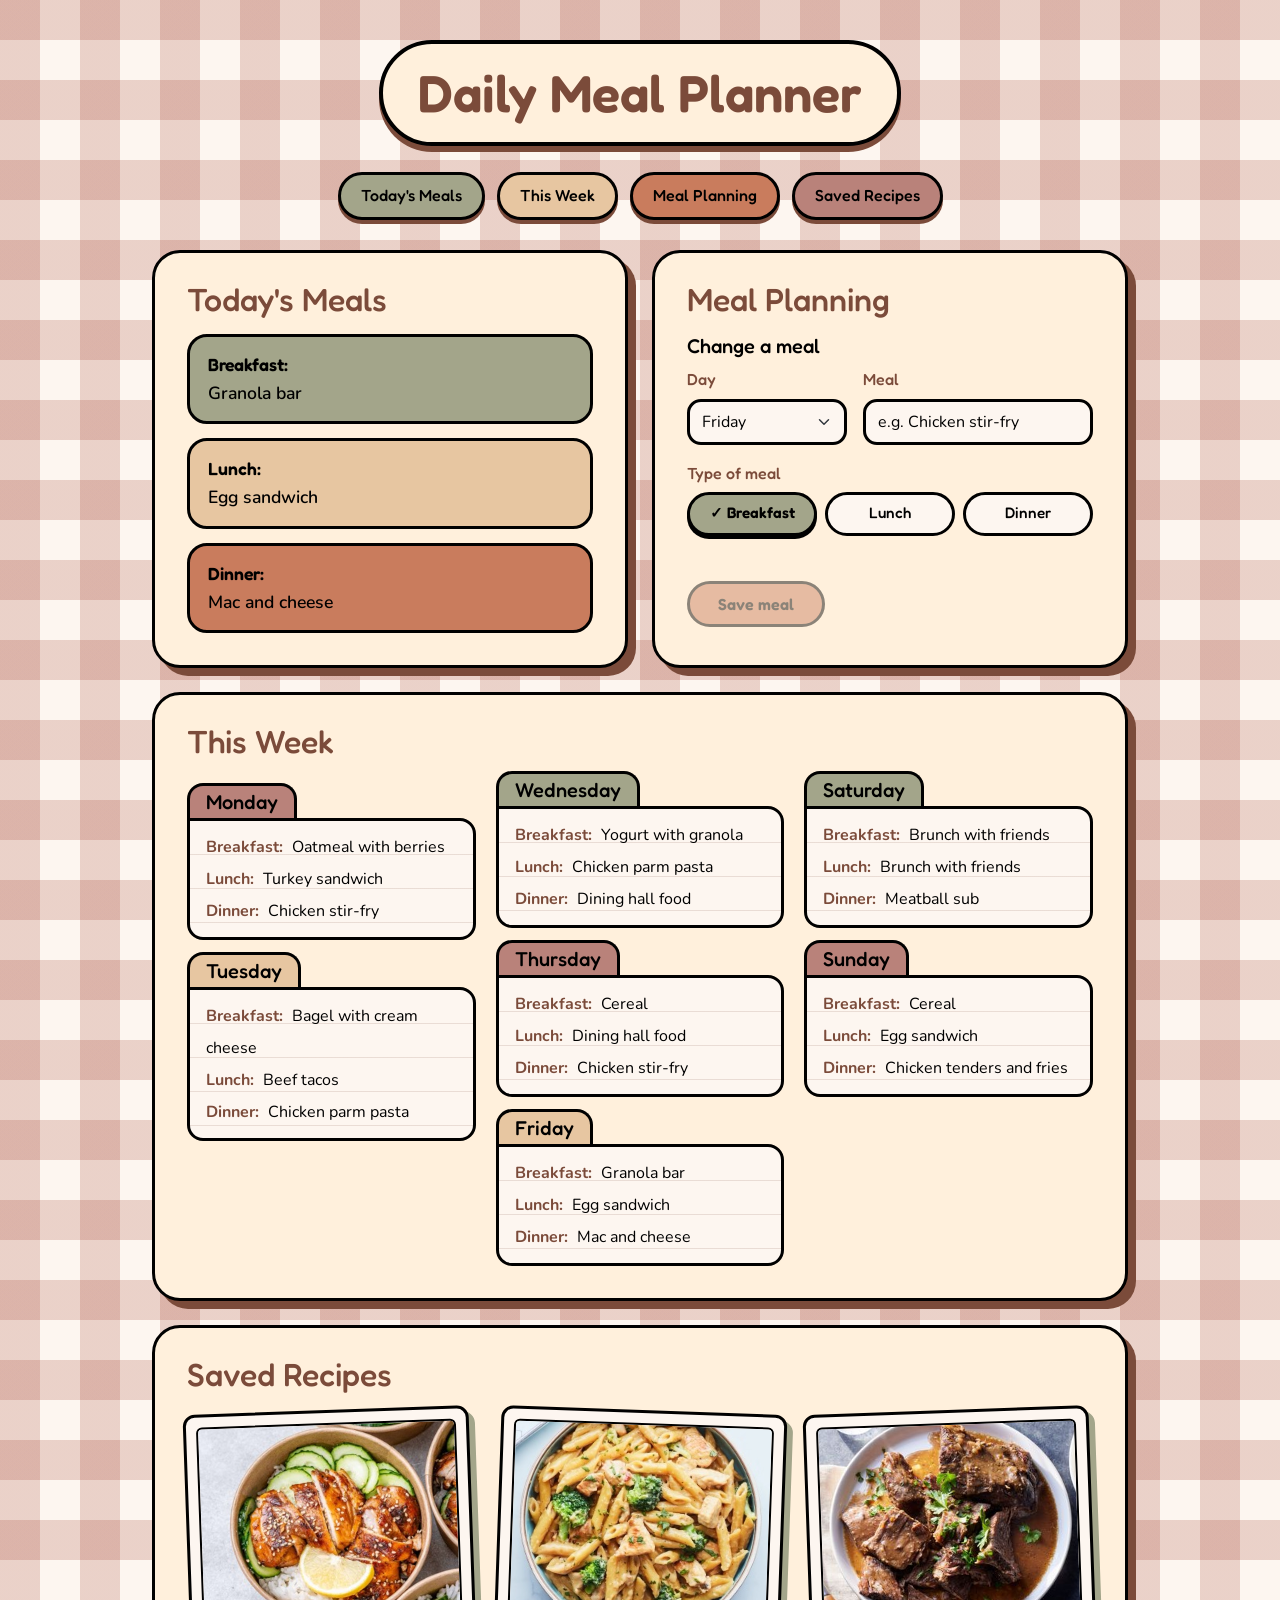
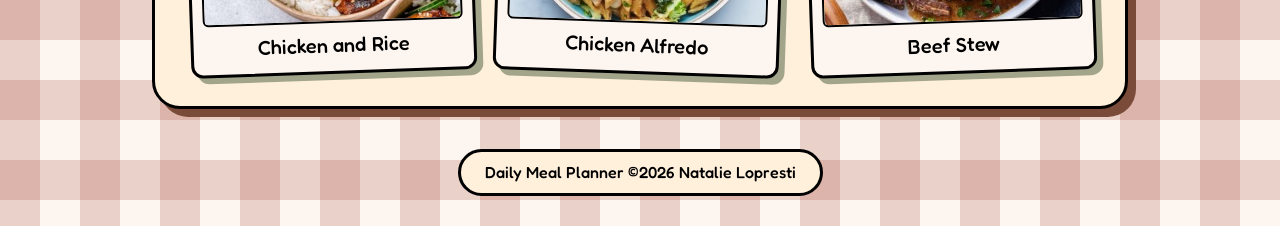
<file: project-4/index.html>
<!doctype html>
<html lang="en">
  <head>
    <meta charset="utf-8">

    <!--
    AI Use Disclosure:
    Tool(s): Claude
    Purpose: Helped provide inspiration for initial layout design in Project 2, and helped with the inverted triangle grid in the saved recipes section, week rotation of colors, and notebook and gingham patterns. For 3rd project, helped build the Bootstrap 5.3.8 container/row/column layout, choose and add the Bootstrap components (nav, list group, form, button, cards), and make small CSS changes so the components match my colors. For Project 4, Claude reviewed my Project 3 code and found bugs (wrong stylesheet path, leftover CSS from the old polaroid grid), helped create a mobile layout with hamburger menu, top nav bar, collapsing full week section, and recipe carousel. It also helped write a new meal planning form.  
    

    Human Role: I edited the AI code I took as inspiration and applied the helping code to my own layout after learning how to do it. I also made the final design decisions on everything. In project 4, I tweaked and rejected multiple initial mobile-friendly designs, and prompted my own designs for it to build. 

    -->

    <meta name="viewport" content="width=device-width, initial-scale=1">
    <meta name="description" content="Daily Meal Planner">
    <meta name="author" content="Natalie Lopresti">
    <title>Daily Meal Planner</title>

    <!-- Google Fonts (moved here from the CSS @import so the fonts start loading sooner) -->
    <link rel="preconnect" href="https://fonts.googleapis.com">
    <link rel="preconnect" href="https://fonts.gstatic.com" crossorigin>
    <link href="https://fonts.googleapis.com/css2?family=Fredoka:wght@500;600;700&amp;family=Nunito:wght@400;600&amp;display=swap" rel="stylesheet">

    <!-- Bootstrap v5.3.8 -->
    <!-- LOAD BOOTSTRAP CSS - DO NOT DELETE -->
    <link href="https://cdn.jsdelivr.net/npm/bootstrap@5.3.8/dist/css/bootstrap.min.css" rel="stylesheet" integrity="sha384-sRIl4kxILFvY47J16cr9ZwB07vP4J8+LH7qKQnuqkuIAvNWLzeN8tE5YBujZqJLB" crossorigin="anonymous">
    <!-- END LOADING BOOTSTRAP CSS -->

    <!-- Custom styles (the file lives in the css folder) -->
    <link href="css/style.css" rel="stylesheet">
  </head>
  <body>

  <!-- Header + navigation.
       Phones: the title shrinks into a sticky top bar with a hamburger menu.
       Tablet/desktop (md and up): big pill title with the nav pills underneath. -->
  <header class="site-header">
    <nav class="navbar navbar-expand-md" aria-label="Main navigation">
      <div class="container-fluid flex-md-column">
        <h1 class="navbar-brand"><a href="#Today">Daily Meal Planner</a></h1>

        <button class="navbar-toggler" type="button" data-bs-toggle="collapse" data-bs-target="#mainNav" aria-controls="mainNav" aria-expanded="false" aria-label="Open menu">
          <span class="navbar-toggler-icon"></span>
        </button>

        <!-- Component 1: nav (now a responsive navbar) -->
        <div class="collapse navbar-collapse justify-content-center" id="mainNav">
          <ul class="navbar-nav">
            <li class="nav-item"><a class="nav-link" href="#Today">Today's Meals</a></li>
            <li class="nav-item"><a class="nav-link" href="#Week">This Week</a></li>
            <li class="nav-item"><a class="nav-link" href="#Meal-planning">Meal Planning</a></li>
            <li class="nav-item"><a class="nav-link" href="#Recipes">Saved Recipes</a></li>
          </ul>
        </div>
      </div>
    </nav>
  </header>

  <main class="container">

    <!-- One row, reordered by screen size:
         Phones:  Today -> This Week -> Meal Planning -> Recipes (what you check most comes first)
         Desktop: Today + Meal Planning side by side, then This Week, then Recipes -->
    <div class="row g-4">

      <div class="col-12 col-lg-6 order-1">
        <section id="Today" class="h-100">
          <h2>Today's Meals</h2>
          <!-- JS swaps in today's meals from This Week -->
          <!-- Component 2: list group -->
          <ul class="list-group">
            <li class="list-group-item" data-meal="Breakfast"><strong>Breakfast:</strong> <span class="meal-name">Oatmeal with berries</span></li>
            <li class="list-group-item" data-meal="Lunch"><strong>Lunch:</strong> <span class="meal-name">Turkey sandwich</span></li>
            <li class="list-group-item" data-meal="Dinner"><strong>Dinner:</strong> <span class="meal-name">Chicken stir-fry</span></li>
          </ul>
        </section>
      </div>

      <div class="col-12 col-lg-6 order-3 order-lg-2">
        <section id="Meal-planning" class="h-100">
          <h2>Meal Planning</h2>

          <!-- Component 3: form (labels + form-select + form-control + btn-check toggles)
               Component 4: button
               Pick a day and meal, type what you'll eat, and it updates This Week
               (and Today's Meals, if you picked today). -->
          <h3>Change a meal</h3>
          <form id="planForm" class="plan-form" novalidate>
            <div class="row g-3">
              <div class="col-12 col-sm-5 col-lg-12 col-xl-5">
                <label for="planDay" class="form-label">Day</label>
                <select id="planDay" class="form-select" name="day">
                  <option>Monday</option>
                  <option>Tuesday</option>
                  <option>Wednesday</option>
                  <option>Thursday</option>
                  <option>Friday</option>
                  <option>Saturday</option>
                  <option>Sunday</option>
                </select>
              </div>
              <div class="col-12 col-sm-7 col-lg-12 col-xl-7">
                <label for="planMeal" class="form-label">Meal</label>
                <input id="planMeal" class="form-control" type="text" name="meal" placeholder="e.g. Chicken stir-fry" autocomplete="off">
              </div>
              <div class="col-12">
                <fieldset>
                  <legend class="form-label">Type of meal</legend>
                  <!-- Radio buttons styled as tappable pills (Bootstrap btn-check) -->
                  <div class="meal-types">
                    <input type="radio" class="btn-check" name="planType" id="typeBreakfast" value="Breakfast" checked>
                    <label class="btn btn-type type-breakfast" for="typeBreakfast">Breakfast</label>

                    <input type="radio" class="btn-check" name="planType" id="typeLunch" value="Lunch">
                    <label class="btn btn-type type-lunch" for="typeLunch">Lunch</label>

                    <input type="radio" class="btn-check" name="planType" id="typeDinner" value="Dinner">
                    <label class="btn btn-type type-dinner" for="typeDinner">Dinner</label>
                  </div>
                </fieldset>
              </div>
            </div>

            <!-- Messages for errors and confirmations (read out by screen readers) -->
            <p id="planStatus" class="plan-status" aria-live="polite"></p>

            <!-- Full-width button on phones (easy thumb target), normal size from md up -->
            <div class="d-grid d-md-block">
              <button id="saveMeal" type="submit" class="btn btn-primary is-empty" aria-disabled="true">Save meal</button>
            </div>
          </form>
        </section>
      </div>

      <div class="col-12 order-2 order-lg-3">
        <section id="Week">
          <div class="week-heading">
            <h2>This Week</h2>
            <!-- Only shown below lg: the full week starts collapsed on smaller screens -->
            <button id="weekToggle" class="btn btn-soft d-lg-none" type="button" data-bs-toggle="collapse" data-bs-target="#weekDays" aria-expanded="false" aria-controls="weekDays">Show full week</button>
          </div>

          <!-- collapse = hidden on phones/tablets until tapped; d-lg-block = always shown on desktop -->
          <div class="collapse d-lg-block week-days" id="weekDays">

            <h3>Monday</h3>
            <ul data-day="Monday">
              <li data-meal="Breakfast"><strong>Breakfast:</strong> <span class="meal-name">Oatmeal with berries</span></li>
              <li data-meal="Lunch"><strong>Lunch:</strong> <span class="meal-name">Turkey sandwich</span></li>
              <li data-meal="Dinner"><strong>Dinner:</strong> <span class="meal-name">Chicken stir-fry</span></li>
            </ul>

            <h3>Tuesday</h3>
            <ul data-day="Tuesday">
              <li data-meal="Breakfast"><strong>Breakfast:</strong> <span class="meal-name">Bagel with cream cheese</span></li>
              <li data-meal="Lunch"><strong>Lunch:</strong> <span class="meal-name">Beef tacos</span></li>
              <li data-meal="Dinner"><strong>Dinner:</strong> <span class="meal-name">Chicken parm pasta</span></li>
            </ul>

            <h3>Wednesday</h3>
            <ul data-day="Wednesday">
              <li data-meal="Breakfast"><strong>Breakfast:</strong> <span class="meal-name">Yogurt with granola</span></li>
              <li data-meal="Lunch"><strong>Lunch:</strong> <span class="meal-name">Chicken parm pasta</span></li>
              <li data-meal="Dinner"><strong>Dinner:</strong> <span class="meal-name">Dining hall food</span></li>
            </ul>

            <h3>Thursday</h3>
            <ul data-day="Thursday">
              <li data-meal="Breakfast"><strong>Breakfast:</strong> <span class="meal-name">Cereal</span></li>
              <li data-meal="Lunch"><strong>Lunch:</strong> <span class="meal-name">Dining hall food</span></li>
              <li data-meal="Dinner"><strong>Dinner:</strong> <span class="meal-name">Chicken stir-fry</span></li>
            </ul>

            <h3>Friday</h3>
            <ul data-day="Friday">
              <li data-meal="Breakfast"><strong>Breakfast:</strong> <span class="meal-name">Granola bar</span></li>
              <li data-meal="Lunch"><strong>Lunch:</strong> <span class="meal-name">Egg sandwich</span></li>
              <li data-meal="Dinner"><strong>Dinner:</strong> <span class="meal-name">Mac and cheese</span></li>
            </ul>

            <h3>Saturday</h3>
            <ul data-day="Saturday">
              <li data-meal="Breakfast"><strong>Breakfast:</strong> <span class="meal-name">Brunch with friends</span></li>
              <li data-meal="Lunch"><strong>Lunch:</strong> <span class="meal-name">Brunch with friends</span></li>
              <li data-meal="Dinner"><strong>Dinner:</strong> <span class="meal-name">Meatball sub</span></li>
            </ul>

            <h3>Sunday</h3>
            <ul data-day="Sunday">
              <li data-meal="Breakfast"><strong>Breakfast:</strong> <span class="meal-name">Cereal</span></li>
              <li data-meal="Lunch"><strong>Lunch:</strong> <span class="meal-name">Egg sandwich</span></li>
              <li data-meal="Dinner"><strong>Dinner:</strong> <span class="meal-name">Chicken tenders and fries</span></li>
            </ul>

          </div>
        </section>
      </div>

      <div class="col-12 order-4">
        <section id="Recipes">
          <h2>Saved Recipes</h2>
          <!-- Only on phones, where the recipes scroll sideways -->
          <p class="recipe-hint d-sm-none">Swipe to see more recipes</p>

          <!-- Component 5: cards.
               Phones: one swipeable row. Tablet: 2 per row. Desktop: 3 per row. -->
          <div class="row g-4 justify-content-center recipe-row">
            <div class="col-10 col-sm-6 col-lg-4">
              <div class="card h-100">
                <img src="images/Chickenrice.jpeg" class="card-img-top" alt="Chicken and rice with lemon, cucumber, and sesame seeds sprinkled on top">
                <div class="card-body">
                  <h3 class="card-title">Chicken and Rice</h3>
                </div>
              </div>
            </div>
            <div class="col-10 col-sm-6 col-lg-4">
              <div class="card h-100">
                <img src="images/chickenalfredo.jpeg" class="card-img-top" alt="Creamy yellow chicken alfredo with broccoli">
                <div class="card-body">
                  <h3 class="card-title">Chicken Alfredo</h3>
                </div>
              </div>
            </div>
            <div class="col-10 col-sm-6 col-lg-4">
              <div class="card h-100">
                <img src="images/beefstew.jpg" class="card-img-top" alt="Beef in a brown broth with yellow sauce and what looks like basil on top">
                <div class="card-body">
                  <h3 class="card-title">Beef Stew</h3>
                </div>
              </div>
            </div>
          </div>

        </section>
      </div>

    </div>
  </main>

  <footer>
    <p>Daily Meal Planner &copy;2026 Natalie Lopresti</p>
  </footer>

<!-- LOAD BOOTSTRAP JAVASCRIPT - DO NOT DELETE -->
<script src="https://cdn.jsdelivr.net/npm/bootstrap@5.3.8/dist/js/bootstrap.bundle.min.js" integrity="sha384-FKyoEForCGlyvwx9Hj09JcYn3nv7wiPVlz7YYwJrWVcXK/BmnVDxM+D2scQbITxI" crossorigin="anonymous"></script>
<!-- END LOADING BOOTSTRAP JAVASCRIPT -->

<script>
  // 1) On phones, close the hamburger menu after a link is tapped,
  //    THEN scroll, so the page doesn't jump while the menu is shrinking.
  const menu = document.getElementById("mainNav");
  document.querySelectorAll("#mainNav .nav-link").forEach(function (link) {
    link.addEventListener("click", function (event) {
      if (!menu.classList.contains("show")) {
        return; // desktop, or menu already closed: normal link behavior
      }
      event.preventDefault();
      const target = document.querySelector(link.getAttribute("href"));
      menu.addEventListener("hidden.bs.collapse", function () {
        target.scrollIntoView();
      }, { once: true });
      bootstrap.Collapse.getOrCreateInstance(menu).hide();
    });
  });

  // 2) Keep the "Show full week" button text in sync with what it does.
  const weekDays = document.getElementById("weekDays");
  const weekToggle = document.getElementById("weekToggle");
  weekDays.addEventListener("shown.bs.collapse", function () {
    weekToggle.textContent = "Hide full week";
  });
  weekDays.addEventListener("hidden.bs.collapse", function () {
    weekToggle.textContent = "Show full week";
  });

  // 3) Meal planning: change a meal in This Week, and Today's Meals shows today's day.
  //    Changes are saved in the browser (localStorage) so they're still there after a refresh.
  const DAYS = ["Monday", "Tuesday", "Wednesday", "Thursday", "Friday", "Saturday", "Sunday"];
  const TYPES = ["Breakfast", "Lunch", "Dinner"];
  const todayName = DAYS[(new Date().getDay() + 6) % 7]; // getDay() counts Sunday as 0

  const planForm = document.getElementById("planForm");
  const planDay = document.getElementById("planDay");
  const planMeal = document.getElementById("planMeal");
  const planStatus = document.getElementById("planStatus");
  const saveMeal = document.getElementById("saveMeal");

  // Hides the "Type a meal name first." message
  let errorTimer;
  function clearError() {
    clearTimeout(errorTimer);
    if (planStatus.classList.contains("is-error")) {
      planStatus.textContent = "";
      planStatus.classList.remove("is-error");
    }
  }

  // Saved changes look like { "Monday": { "Dinner": "Tacos" } }
  let changes = loadChanges();

  function loadChanges() {
    try {
      const saved = localStorage.getItem("mealChanges");
      return saved ? JSON.parse(saved) : {};
    } catch (error) {
      return {}; // storage blocked or broken: just use the meals in the HTML
    }
  }

  function saveChanges() {
    try {
      localStorage.setItem("mealChanges", JSON.stringify(changes));
    } catch (error) {
      // storage blocked: the change still shows until the page is closed
    }
  }

  // Finds one meal in This Week, e.g. Monday + Dinner
  function weekMeal(day, type) {
    return document.querySelector('.week-days ul[data-day="' + day + '"] li[data-meal="' + type + '"]');
  }

  // Put every saved change into This Week
  function applyChanges() {
    Object.keys(changes).forEach(function (day) {
      Object.keys(changes[day]).forEach(function (type) {
        const meal = weekMeal(day, type);
        if (meal) {
          meal.querySelector(".meal-name").textContent = changes[day][type];
        }
      });
    });
  }

  // Copy today's meals from This Week into Today's Meals
  function showToday() {
    TYPES.forEach(function (type) {
      const todayMeal = document.querySelector('#Today li[data-meal="' + type + '"] .meal-name');
      todayMeal.textContent = weekMeal(todayName, type).querySelector(".meal-name").textContent;
    });
  }

  // Briefly highlight what changed, so you can see it worked
  function flash(element) {
    element.classList.remove("just-changed");
    void element.offsetWidth; // restarts the highlight if you save twice in a row
    element.classList.add("just-changed");
  }

  planDay.value = todayName; // start on today's day

  planForm.addEventListener("submit", function (event) {
    event.preventDefault();
    const name = planMeal.value.trim();
    if (name === "") {
      planStatus.textContent = "Type a meal name first.";
      planStatus.classList.add("is-error");
      planMeal.focus();
      // only show the message for 2.5 seconds
      clearTimeout(errorTimer);
      errorTimer = setTimeout(clearError, 2500);
      return;
    }

    const day = planDay.value;
    const type = planForm.elements.planType.value;
    changes[day] = changes[day] || {};
    changes[day][type] = name;
    saveChanges();
    applyChanges();
    showToday();

    flash(weekMeal(day, type));
    if (day === todayName) {
      flash(document.querySelector('#Today li[data-meal="' + type + '"]'));
    }

    planStatus.classList.remove("is-error");
    planStatus.textContent = day + " " + type.toLowerCase() + " is now " + name + ".";
    planMeal.value = "";
    updateSaveButton();
  });

  // Save meal looks see-through until a meal name is typed.
  // It can still be tapped, so it can explain what's missing.
  function updateSaveButton() {
    const empty = planMeal.value.trim() === "";
    saveMeal.classList.toggle("is-empty", empty);
    saveMeal.setAttribute("aria-disabled", empty ? "true" : "false");

    // once you start typing, the "Type a meal name first." message goes away
    if (!empty) {
      clearError();
    }
  }

  planMeal.addEventListener("input", updateSaveButton);

  applyChanges();
  showToday();
  updateSaveButton();
</script>

  </body>
</html>
</file>
<file: project-4/css/style.css>
/* =========================================================
   Daily Meal Planner - custom styles
   Written mobile-first: the base styles are for phones,
   and the media queries at each breakpoint add the
   tablet/desktop version on top.
   Breakpoints match Bootstrap: sm 576px, md 768px, lg 992px
   ========================================================= */

/* Color palette in one place so every section matches.
   Every color on the page comes from this list - no one-off colors elsewhere. */
:root {
  --ink: #000000;        /* text, outlines */
  --brown: #7b4b3a;      /* headings, labels, shadows */
  --cream: #fff0dc;      /* section boxes */
  --paper: #fdf6f0;      /* the "white": page, inputs, notebook paper, polaroids */
  --sage: #a3a58a;       /* breakfast */
  --tan: #e7c6a1;        /* lunch */
  --clay: #c97c5d;       /* dinner, main button */
  --rose: #b9827a;

  /* darker versions for hover / pressed buttons */
  --clay-dark: #b86d50;
  --clay-darker: #a85f45;
  --tan-dark: #dbb68c;
  --tan-darker: #cfa778;

  /* see-through mixes of the colors above */
  --focus: rgba(201, 124, 93, 0.45);       /* clay */
  --line: rgba(123, 75, 58, 0.15);         /* brown notebook lines */
  --gingham: rgba(162, 62, 44, 0.2);       /* tablecloth checks */

  --error: #8a1c1c;      /* only for the "Type a meal name first." message */

  /* make Bootstrap's own defaults use the palette too
     (otherwise cards and form text use Bootstrap's dark grey and pure white) */
  --bs-body-color: var(--ink);
  --bs-body-bg: var(--paper);
  --bs-emphasis-color: var(--ink);
  --bs-heading-color: inherit;
  --bs-border-color: var(--ink);
}

* {
  box-sizing: border-box;
}

html {
  scroll-behavior: smooth;
}

/* for whole page */
body {
  margin: 0;
  font-family: "Nunito", sans-serif;
  font-size: 17px;
  line-height: 1.6;
  color: var(--ink);

  /* Gingham tablecloth: two see-through stripes crossing each other.
     Where they overlap, the color looks darker = checkered pattern.
     Smaller checks on phones so the pattern doesn't look blown up. */
  background-color: var(--paper);
  background-image:
    linear-gradient(90deg, var(--gingham) 50%, transparent 50%),
    linear-gradient(var(--gingham) 50%, transparent 50%);
  background-size: 48px 48px;
}

/* Clear keyboard focus everywhere (also helps in bright light) */
a:focus-visible,
button:focus-visible {
  outline: 3px solid var(--ink);
  outline-offset: 3px;
}


/* ---------- Header / navbar (phone first) ---------- */

/* On phones the header is a sticky app bar so the menu is always one tap away */
.site-header {
  position: sticky;
  top: 0;
  z-index: 1030;
  background-color: var(--cream);
  border-bottom: 3px solid var(--ink);
  box-shadow: 0 4px 0 var(--brown);
}

.site-header .navbar {
  padding: 8px 4px;
}

/* the h1 is also the Bootstrap navbar-brand */
h1.navbar-brand {
  margin: 0;
  padding: 2px 16px;
  font-family: "Fredoka", sans-serif;
  font-weight: 600;
  font-size: 1.3rem;
  line-height: 1.5;
  color: var(--brown);
  background-color: var(--paper);
  border: 3px solid var(--ink);
  border-radius: 999px;
  box-shadow: 0 3px 0 var(--brown);
  white-space: normal;
}

h1.navbar-brand:hover,
h1.navbar-brand:focus {
  color: var(--brown);               /* stop Bootstrap's brand hover color */
}

h1.navbar-brand a {
  color: inherit;
  text-decoration: none;
}

/* Phones only: center the title in the top bar.
   A 3-column grid (equal space | title | equal space) keeps the title truly
   centered, with the hamburger sitting in the right-hand column. */
@media (max-width: 767.98px) {
  .site-header .container-fluid {
    display: grid;
    grid-template-columns: minmax(0, 1fr) auto minmax(0, 1fr);
    align-items: center;
    column-gap: 8px;
  }

  /* title pill and hamburger pill are the same height so they line up */
  .site-header h1.navbar-brand {
    grid-column: 2;
    display: flex;
    align-items: center;
    justify-content: center;
    height: 46px;
    padding-top: 0;
    padding-bottom: 0;
    text-align: center;
  }

  .site-header .navbar-toggler {
    grid-column: 3;
    justify-self: end;
    display: flex;
    align-items: center;
    height: 46px;
    padding: 0 14px;
  }

  .site-header .navbar-collapse {
    grid-column: 1 / -1;            /* open menu spans the full width */
  }
}

/* very small phones: shrink the title and hamburger a bit so the title
   stays on one line and still sits in the exact middle */
@media (max-width: 359.98px) {
  .site-header h1.navbar-brand {
    height: 40px;
    padding: 0 12px;
    font-size: 1rem;
  }

  .site-header .navbar-toggler {
    height: 40px;
    padding: 0 10px;
    font-size: 1rem;
  }
}

/* hamburger button styled like the other pills */
.site-header .navbar-toggler {
  padding: 6px 12px;
  background-color: var(--clay);
  border: 3px solid var(--ink);
  border-radius: 999px;
  box-shadow: 0 3px 0 var(--brown);
}

.site-header .navbar-toggler:focus {
  box-shadow: 0 0 0 4px var(--focus);
}

/* black hamburger lines (Bootstrap's default icon is a dark grey) */
.site-header .navbar {
  --bs-navbar-toggler-icon-bg: url("data:image/svg+xml,%3csvg xmlns='http://www.w3.org/2000/svg' viewBox='0 0 30 30'%3e%3cpath stroke='%23000000' stroke-linecap='round' stroke-miterlimit='10' stroke-width='2.5' d='M4 7h22M4 15h22M4 23h22'/%3e%3c/svg%3e");
}

/* phone menu: big, stacked, full-width pills (easy to tap) */
.site-header .navbar-nav {
  gap: 10px;
  padding: 16px 0 8px;
}

.site-header .navbar-nav .nav-link {
  display: block;
  padding: 10px 20px;
  font-family: "Fredoka", sans-serif;
  font-weight: 500;
  font-size: 1.05rem;
  text-align: center;
  color: var(--ink);
  border: 3px solid var(--ink);
  border-radius: 999px;
  box-shadow: 0 4px 0 var(--brown);
  transition: transform 0.15s, box-shadow 0.15s;
}

.site-header .nav-item:nth-child(1) .nav-link { background-color: var(--sage); }
.site-header .nav-item:nth-child(2) .nav-link { background-color: var(--tan); }
.site-header .nav-item:nth-child(3) .nav-link { background-color: var(--clay); }
.site-header .nav-item:nth-child(4) .nav-link { background-color: var(--rose); }

/* press effect works on touch screens too */
.site-header .navbar-nav .nav-link:active {
  color: var(--ink);
  transform: translateY(3px);
  box-shadow: 0 1px 0 var(--ink);
}

/* lift effect only on devices that can actually hover (mouse/trackpad) */
@media (hover: hover) {
  .site-header .navbar-nav .nav-link:hover {
    color: var(--ink);
    transform: translateY(-3px);
    box-shadow: 0 7px 0 var(--ink);
  }
}


/* ---------- Main layout ---------- */

main.container {
  max-width: 1000px;
  margin-top: 24px;
  padding-bottom: 30px;
}

/* every section is a cream "card" */
section {
  background-color: var(--cream);
  border: 3px solid var(--ink);
  border-radius: 22px;
  padding: 20px 18px 24px;
  box-shadow: 5px 5px 0 var(--brown);
  scroll-margin-top: 90px;            /* room for the sticky phone header */
}

/* headings */
h2 {
  font-family: "Fredoka", sans-serif;
  font-size: 1.75rem;
  margin: 0 0 15px;
  color: var(--brown);
}

h3 {
  font-family: "Fredoka", sans-serif;
  font-weight: 500;
  font-size: 1.25rem;
  margin: 20px 0 8px;
  color: var(--ink);
}

strong {
  color: var(--brown);
  margin-right: 5px;
}


/* ---------- Today's meals (the most important thing on a phone) ---------- */

#Today ul {
  list-style: none;
  padding: 0;
  margin: 0;
  display: grid;
  grid-template-columns: repeat(auto-fit, minmax(200px, 1fr));
  gap: 14px;
}

#Today li {
  padding: 14px 18px;
  border: 3px solid var(--ink);
  border-radius: 20px;
  font-weight: 600;
  color: var(--ink);
  font-size: 1.1rem;                  /* a little bigger so it can be read at a glance */
}

#Today li:nth-child(1) { background-color: var(--sage); }
#Today li:nth-child(2) { background-color: var(--tan); }
#Today li:nth-child(3) { background-color: var(--clay); }

#Today li strong {
  display: block;
  font-family: "Fredoka", sans-serif;
  font-size: 1.1rem;
  font-weight: 600;
  color: var(--ink);
}


/* ---------- This week ---------- */

/* heading + "Show full week" button share a line on phones */
.week-heading {
  display: flex;
  flex-wrap: wrap;
  align-items: center;
  justify-content: space-between;
  gap: 10px;
}

.week-heading h2 {
  margin-bottom: 0;
}

/* 1 column on phones, 2 on tablets, 3 on desktop (columns pick the count by width) */
.week-days {
  columns: 3 230px;
  column-gap: 20px;
  padding-top: 6px;
}

/* folder tabs */
.week-days h3 {
  display: block;
  width: fit-content;
  margin: 12px 0 0;
  padding: 4px 16px;
  background-color: var(--rose);
  border: 3px solid var(--ink);
  border-bottom: none;
  border-radius: 16px 16px 0 0;
  break-after: avoid;
}

/* rotates the tab colors */
.week-days h3:nth-of-type(3n + 2) { background-color: var(--tan); }
.week-days h3:nth-of-type(3n)     { background-color: var(--sage); }

/* notebook lines */
.week-days ul {
  list-style: none;
  margin: 0 0 8px;
  padding: 10px 16px;
  background-color: var(--paper);
  background-image: repeating-linear-gradient(
    transparent 0, transparent 1.95em,
    var(--line) 1.95em, var(--line) 2em
  );
  border: 3px solid var(--ink);
  border-radius: 0 16px 16px 16px;
  break-before: avoid;
  break-inside: avoid;
}

.week-days li {
  line-height: 2em;
  font-size: 16px;
  border-radius: 8px;
}


/* ---------- Meal planning ---------- */

#Meal-planning h3:first-of-type {
  margin-top: 4px;
}

#Meal-planning .form-label,
#Meal-planning legend {
  margin-bottom: 6px;
  font-family: "Fredoka", sans-serif;
  font-weight: 500;
  font-size: 1rem;
  color: var(--brown);
}

/* inputs and dropdowns match the thick-outline look */
#Meal-planning .form-control,
#Meal-planning .form-select {
  min-height: 46px;                   /* comfortable tap target */
  font-size: 16px;                    /* 16px+ stops iPhones from zooming in on tap */
  color: var(--ink);
  background-color: var(--paper);
  border: 3px solid var(--ink);
  border-radius: 14px;
}

#Meal-planning .form-control::placeholder {
  color: var(--ink);                  /* black, same as the Day dropdown */
  opacity: 1;
}

#Meal-planning .form-control:focus,
#Meal-planning .form-select:focus {
  background-color: var(--paper);
  border-color: var(--ink);
  box-shadow: 0 0 0 4px var(--focus);
}

/* meal type pills: one row of 3, like a switch */
.meal-types {
  display: grid;
  grid-template-columns: repeat(3, 1fr);
  gap: 8px;
}

.btn-type {
  --bs-btn-color: var(--ink);
  --bs-btn-bg: var(--paper);
  --bs-btn-border-color: var(--ink);
  --bs-btn-hover-color: var(--ink);
  --bs-btn-hover-bg: var(--cream);
  --bs-btn-hover-border-color: var(--ink);
  --bs-btn-active-color: var(--ink);
  --bs-btn-active-border-color: var(--ink);
  --bs-btn-border-width: 3px;
  --bs-btn-border-radius: 999px;
  --bs-btn-padding-y: 0.45rem;
  --bs-btn-padding-x: 0.25rem;
  --bs-btn-font-size: 0.95rem;
  --bs-btn-font-family: "Fredoka", sans-serif;
  --bs-btn-font-weight: 500;
  min-height: 44px;
  white-space: nowrap;
}

/* each type has its own color when picked (same colors as the rest of the site) */
.btn-type.type-breakfast { --bs-btn-active-bg: var(--sage); }
.btn-type.type-lunch     { --bs-btn-active-bg: var(--tan); }
.btn-type.type-dinner    { --bs-btn-active-bg: var(--clay); }

/* picked pill: color + check mark + pressed-in look (not color alone) */
.btn-check:checked + .btn-type {
  font-weight: 600;
  box-shadow: 0 3px 0 var(--ink);
}

.btn-check:checked + .btn-type::before {
  content: "\2713  ";
}

.btn-check:focus-visible + .btn-type {
  box-shadow: 0 0 0 4px var(--focus);
}

/* very narrow phones: no room for the check mark, so the picked pill
   still shows bold text + pressed-in shadow + color */
@media (max-width: 379.98px) {
  .btn-check:checked + .btn-type::before {
    content: none;
  }
}

/* "Monday dinner is now..." / "Type a meal name first." message */
.plan-status {
  min-height: 1.6em;
  margin: 10px 0 8px;
  font-weight: 600;
  color: var(--brown);
}

.plan-status.is-error {
  color: var(--error);
}

/* Save meal is see-through until a meal name is typed */
.btn-primary.is-empty {
  opacity: 0.45;
  box-shadow: none;
}

/* short highlight after you save a meal (cream with a brown ring) */
.just-changed {
  animation: just-changed 1.6s ease-out;
}

@keyframes just-changed {
  0%, 40% { box-shadow: 0 0 0 4px var(--brown); background-color: var(--cream); }
  100%    { box-shadow: 0 0 0 4px transparent; }
}


/* ---------- Buttons ---------- */

/* Bootstrap primary button recolored to match the site */
.btn-primary,
.btn-soft {
  --bs-btn-color: var(--ink);
  --bs-btn-border-color: var(--ink);
  --bs-btn-hover-color: var(--ink);
  --bs-btn-hover-border-color: var(--ink);
  --bs-btn-active-color: var(--ink);
  --bs-btn-active-border-color: var(--ink);
  --bs-btn-focus-box-shadow: 0 0 0 4px var(--focus);
  --bs-btn-border-width: 3px;
  --bs-btn-border-radius: 999px;
  --bs-btn-padding-x: 1.75rem;
  --bs-btn-padding-y: 0.5rem;
  --bs-btn-font-family: "Fredoka", sans-serif;
  --bs-btn-font-weight: 600;
  box-shadow: 0 4px 0 var(--ink);
}

.btn-primary {
  --bs-btn-bg: var(--clay);
  --bs-btn-hover-bg: var(--clay-dark);
  --bs-btn-active-bg: var(--clay-darker);
}

/* softer tan button for "Show full week" */
.btn-soft {
  --bs-btn-bg: var(--tan);
  --bs-btn-hover-bg: var(--tan-dark);
  --bs-btn-active-bg: var(--tan-darker);
  --bs-btn-padding-x: 1.1rem;
  --bs-btn-padding-y: 0.35rem;
}

.btn-primary:active,
.btn-soft:active {
  transform: translateY(3px);
  box-shadow: 0 1px 0 var(--ink);
}


/* ---------- Saved recipes (polaroid cards) ---------- */

.recipe-hint {
  margin: -8px 0 4px;
  font-size: 0.95rem;
  color: var(--brown);
}

/* the whole card is the polaroid frame */
#Recipes .card {
  padding: 10px 10px 0;
  color: var(--ink);
  background-color: var(--paper);
  border: 3px solid var(--ink);
  border-radius: 12px;
  box-shadow: 6px 6px 0 var(--sage);
  transition: transform 0.25s;
}

#Recipes .card-img-top {
  height: 200px;
  object-fit: cover;
  border: 2px solid var(--ink);
  border-radius: 6px;
}

#Recipes .card-body {
  padding: 10px 4px 14px;
  text-align: center;
}

#Recipes .card-title {
  margin: 0;
}

/* Phones: one row you swipe sideways instead of a long scroll down.
   Each card is 10/12 wide, so the next one peeks in from the side. */
@media (max-width: 575.98px) {
  .recipe-row {
    flex-wrap: nowrap;
    justify-content: flex-start !important;
    overflow-x: auto;
    scroll-snap-type: x mandatory;
    padding-bottom: 12px;             /* room for the card shadows */
  }

  .recipe-row > * {
    scroll-snap-align: start;
  }
}


/* ---------- Footer ---------- */

footer {
  text-align: center;
  padding: 10px 15px 30px;
}

footer p {
  display: inline-block;
  margin: 0;
  padding: 8px 20px;
  font-family: "Fredoka", sans-serif;
  font-weight: 500;
  font-size: 0.95rem;
  background-color: var(--cream);
  border: 3px solid var(--ink);
  border-radius: 999px;
}


/* =========================================================
   Tablet and up (md, 768px+)
   ========================================================= */
@media (min-width: 768px) {

  body {
    background-size: 80px 80px;
  }

  /* header goes back to the big centered title from Projects 2-3 */
  .site-header {
    position: static;
    background-color: transparent;
    border-bottom: none;
    box-shadow: none;
  }

  .site-header .navbar {
    padding: 40px 0 30px;
  }

  h1.navbar-brand {
    margin-bottom: 26px;
    padding: 10px 35px;
    font-size: 42px;
    font-weight: 600;
    background-color: var(--cream);
    border-width: 4px;
    box-shadow: 0 6px 0 var(--brown);
  }

  .site-header .navbar-nav {
    flex-wrap: wrap;
    justify-content: center;
    gap: 12px;
    padding: 0;
  }

  .site-header .navbar-nav .nav-link {
    padding: 8px 20px;
    font-size: 1rem;
  }

  main.container {
    margin-top: 0;
  }

  section {
    border-radius: 28px;
    padding: 28px 32px 32px;
    box-shadow: 8px 8px 0 var(--brown);
    scroll-margin-top: 25px;
  }

  h2 {
    font-size: 2rem;
  }

  footer p {
    font-size: 1rem;
    padding: 8px 24px;
  }

}

/* playful polaroid tilt: tablet/desktop only, and only where there's a mouse to hover with.
   (Turned off on phones so the swipe row doesn't clip the tilted corners.) */
@media (min-width: 768px) and (hover: hover) {
  #Recipes .recipe-row > :nth-child(odd) .card  { transform: rotate(-2deg); }
  #Recipes .recipe-row > :nth-child(even) .card { transform: rotate(2deg); }

  #Recipes .card:hover {
    transform: rotate(0deg) scale(1.03);
  }
}


/* =========================================================
   Desktop (lg, 992px+)
   ========================================================= */
@media (min-width: 992px) {

  h1.navbar-brand {
    font-size: 52px;
  }

  /* week is always open on desktop, so no button gap needed */
  .week-heading {
    margin-bottom: 4px;
  }
}


/* Respect people who turn off animations in their device settings */
@media (prefers-reduced-motion: reduce) {
  html {
    scroll-behavior: auto;
  }

  *,
  *::before,
  *::after {
    transition: none !important;
    animation: none !important;
  }

  #Recipes .card {
    transform: none !important;
  }
}
</file>
